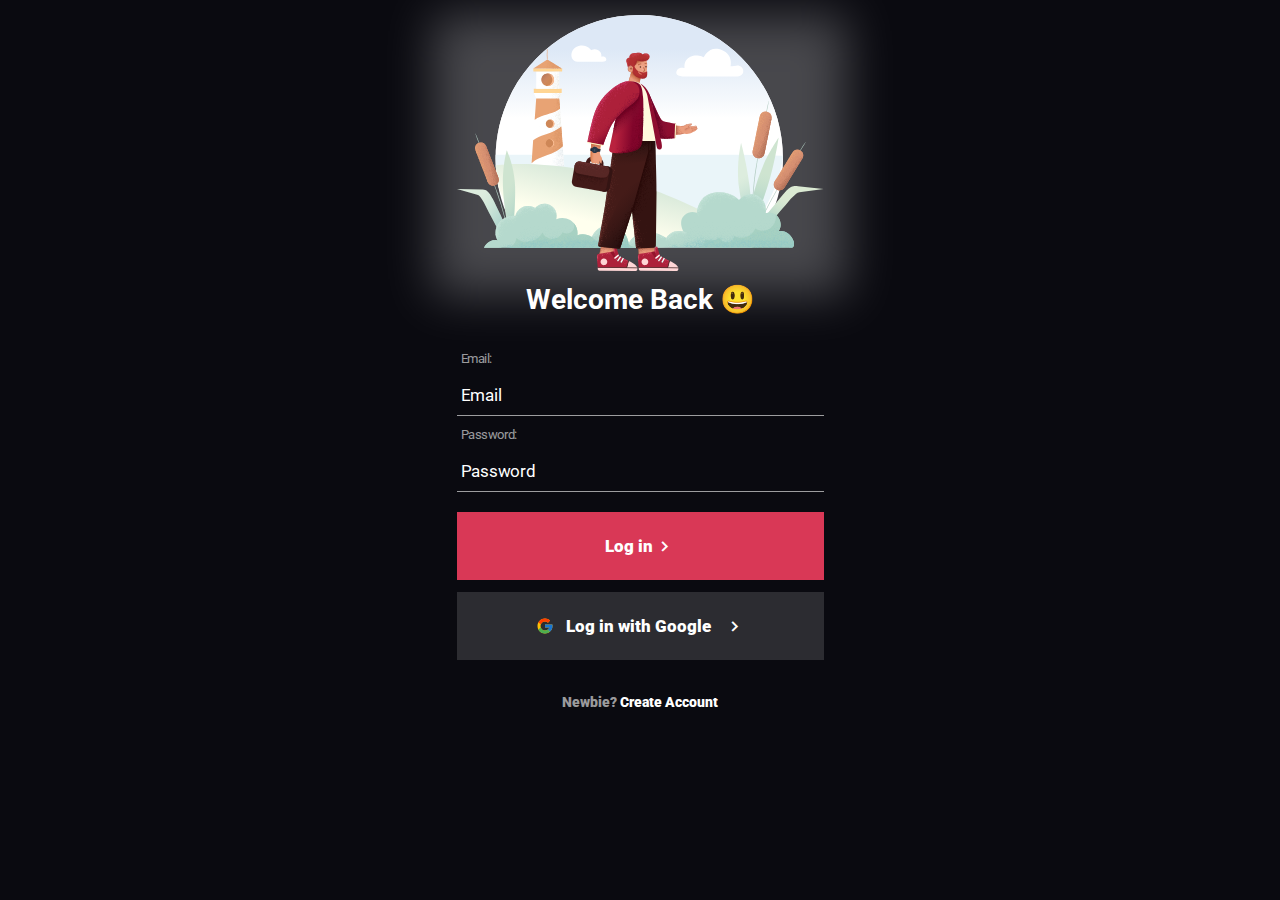
<file: index.html>
<!DOCTYPE html>
<html lang="pt-br">

<head>
    <meta charset="UTF-8" />
    <meta name="viewport" content="width=device-width, initial-scale=1.0" />
    <link rel="preconnect" href="https://fonts.googleapis.com" />
    <link rel="preconnect" href="https://fonts.gstatic.com" crossorigin />
    <link href="https://fonts.googleapis.com/css2?family=Roboto:wght@400;700;900&display=swap" rel="stylesheet" />
    <link href="https://unpkg.com/boxicons@2.1.4/css/boxicons.min.css" rel="stylesheet" />
<link rel="stylesheet" href="style.css">
    <title>Document</title>
</head>

<body>
    <main>
        <div class="blur"></div>
        <img src="./imagens/login-img.svg" alt="Homem com uma mala" />
        <h1>Welcome Back 😃</h1>
        <div class="container-inputs">
            <label>Email:</label>
            <input type="email" placeholder="Email" />
            <label>Password:</label>
            <input type="password" placeholder="Password" />
        </div>
        <button class="btn-login">
            Log in 
            <i class='bx bx-chevron-right'></i>
        </button>
        <button class="btn-google">
            <img src="./imagens/icon-google.svg" alt="logo do google" />
            Log in with Google 
            <i class='bx bx-chevron-right'></i>
        </button>

        <div class="container-link">
            <a href="./signup.html">Newbie? <span>Create Account</span></a>
        </div>
    </main>
</body>

</html>
</file>
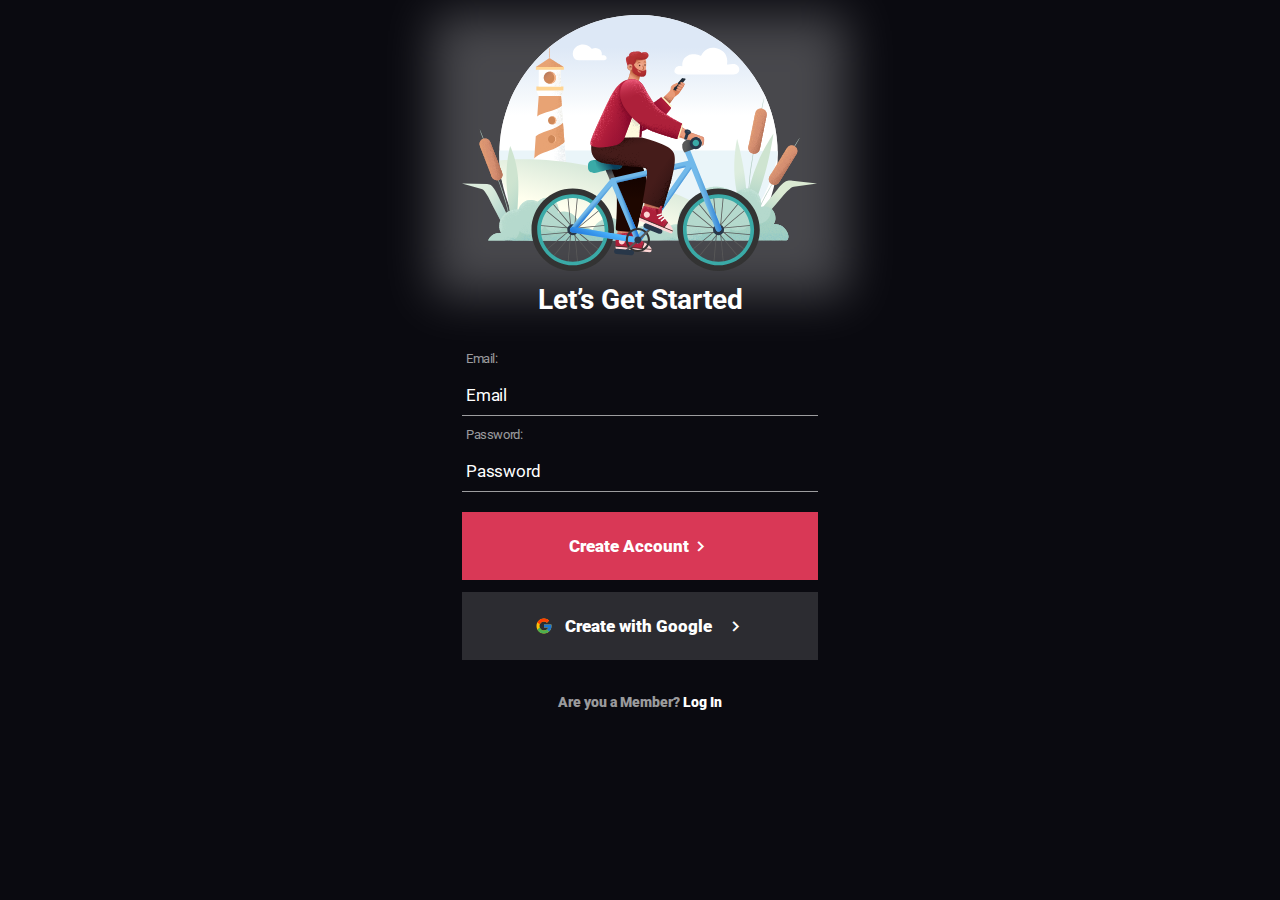
<file: signup.html>
<!DOCTYPE html>
<html lang="pt-br">

<head>
    <meta charset="UTF-8" />
    <meta name="viewport" content="width=device-width, initial-scale=1.0" />
    <link rel="preconnect" href="https://fonts.googleapis.com" />
    <link rel="preconnect" href="https://fonts.gstatic.com" crossorigin />
    <link href="https://fonts.googleapis.com/css2?family=Roboto:wght@400;700;900&display=swap" rel="stylesheet" />
    <link href="https://unpkg.com/boxicons@2.1.4/css/boxicons.min.css" rel="stylesheet" />
<link rel="stylesheet" href="style.css">
    <title>Document</title>
</head>

<body>
    <main>
        <div class="blur"></div>
        <img src="./imagens/singup-img.svg" alt="Homem andando de bicicleta" />
        <h1>Let’s Get Started</h1>
        <div class="container-inputs">
            <label>Email:</label>
            <input type="email" placeholder="Email" />
            <label>Password:</label>
            <input type="password" placeholder="Password" />
        </div>
        <button class="btn-login">
            Create Account
            <i class='bx bx-chevron-right'></i>
        </button>
        <button class="btn-google">
            <img src="./imagens/icon-google.svg" alt="logo do google" />
            Create with Google 
            <i class='bx bx-chevron-right'></i>
        </button>

        <div class="container-link">
            <a href="./index.html">Are you a Member? <span>Log In</span></a>
        </div>
    </main>
</body>

</html>
</file>
<file: style.css>
* {
    margin: 0;
    padding: 0;
    box-sizing: border-box;
    font-family: 'Roboto', sans-serif;
}

body {
    display: flex;
    justify-content: center;
    background-color: #0a0a10;
}

main {
    display: flex;
    flex-direction: column;
    align-items: center;
    padding: 15px 0;
    max-width: 414px;
    min-height: 100vh;
    gap: 12px;
    position: relative;
}

.blur {
    width: 414px;
    height: 280px;
    position: absolute;
    z-index: -1;
    background: #ffffff;
    opacity: 0.25;
    filter: blur(24px);

}

h1 {
    font-weight: 700;
    font-size: 28px;
    line-height: 33px;
    text-align: center;
    color: #ffffff;
}

.container-inputs {
    margin-top: 20px;
    display: flex;
    flex-direction: column;
    width: 100%;
}

label {
    font-weight: 400;
    font-size: 13px;
    line-height: 22px;
    letter-spacing: -0.408px;
    color: rgba(255, 255, 255, 0.6);
    margin-bottom: 4px;
    margin-left: 4px;
}

input {
    width: 100%;
    height: 42px;
    margin-bottom: 8px;
    background: transparent;
    outline: none;
    border: none;
    border-bottom: 1px solid rgba(255, 255, 255, 0.6);

    font-weight: 400;
    font-size: 17px;
    line-height: 20px;
    letter-spacing: -0.24px;
    color: #ffffff;
    padding-left: 4px;
}

input::placeholder {
    font-weight: 400;
    font-size: 17px;
    line-height: 20px;
    letter-spacing: -0.24px;
    color: #ffffff;
}

.btn-login {
    width: 100%;
    height: 68px;
    background: #d93856;
    font-weight: 900;
    font-size: 17px;
    line-height: 2px;
    color: #ffffff;
    border: none;

    display: flex;
    align-items: center;
    justify-content: center;
    transition: 0.3s ease;
}

.btn-login:hover {
    cursor: pointer;
    opacity: 0.8;
}

.btn-login:active {

    opacity: 0.6;
}

i {
    font-weight: 900;
    font-size: 22px;
    line-height: 2px;
}

.btn-google {
    width: 100%;
    height: 68px;

    border: none;
    display: flex;
    gap: 12px;
    align-items: center;
    justify-content: center;
    transition: 0.3s ease;
    background: rgba(255, 255, 255, 0.14);

    font-weight: 900;
    font-size: 17px;
    line-height: 2px;
    color: #ffffff;
}

.btn-google:hover {
    cursor: pointer;
    opacity: 0.8;
}

.btn-google:active {

    opacity: 0.6;
}

.container-link {
    margin-top: 20px;
    position: relative;
}

a {
    font-weight: 900;
    font-size: 14px;
    line-height: 16px;
    color: rgba(255, 255, 255, 0.6);
    text-decoration: none;
}

a::after {
    content: "";
    width: 0;
    height: 2px;
    position: absolute;
    background: #d93856;
    bottom: -3px;
    left: 0;
    transition: 0.3s ease;
}

a:hover::after {
    content: "";
    width: 100%;
    height: 2px;
    position: absolute;
    background: #d93856;
    bottom: -3px;
    left: 0;
}

span{
    color: #ffffff;
}
</file>
